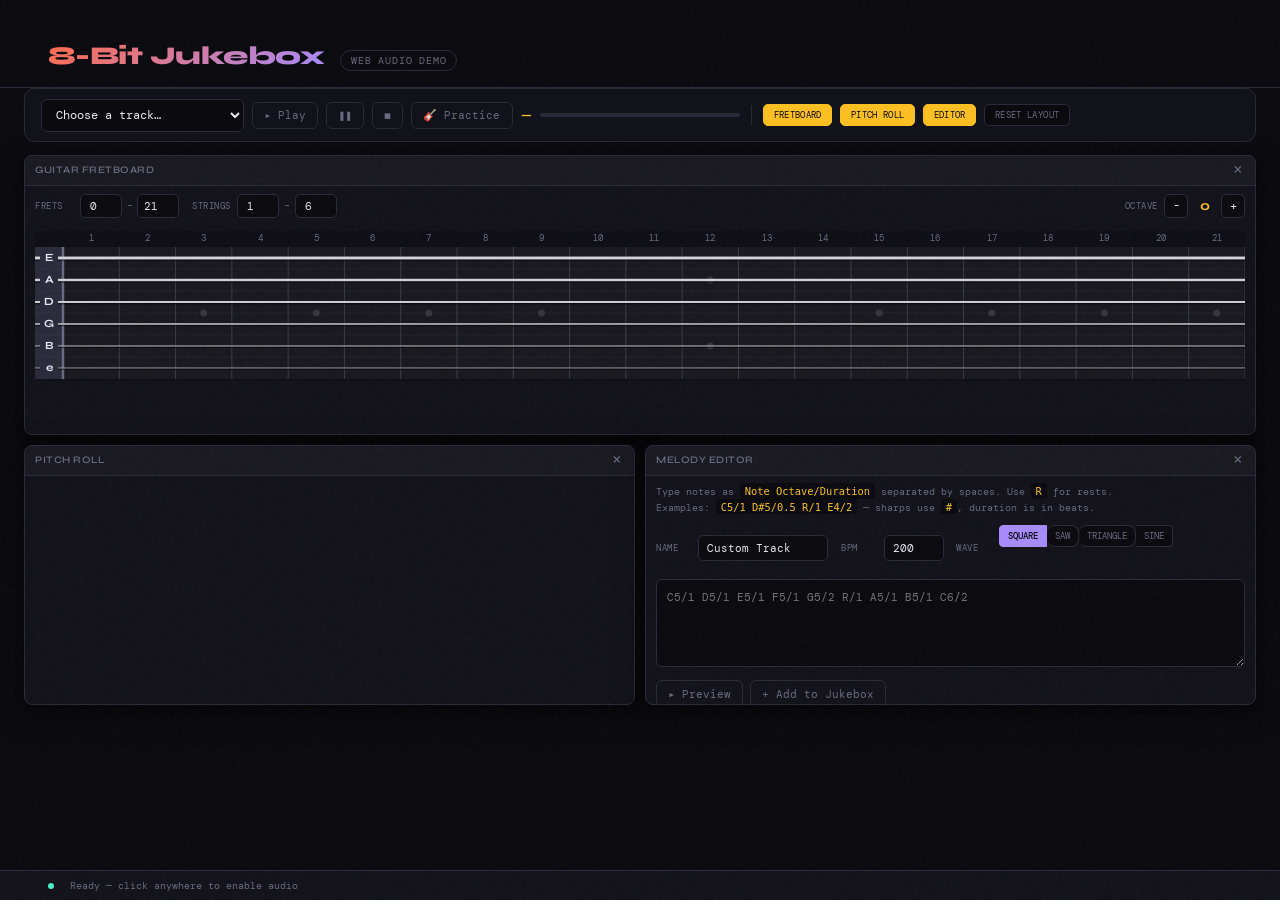
<file: jukebox/index.html>
<!DOCTYPE html>
<html lang="en">
<head>
  <meta charset="UTF-8">
  <meta name="viewport" content="width=device-width, initial-scale=1.0">
  <title>8-Bit Jukebox — Web Audio Demo</title>

  <link href="https://fonts.googleapis.com/css2?family=DM+Mono:wght@300;400;500&family=Syne:wght@400;600;700;800&display=swap" rel="stylesheet">
  <link rel="stylesheet" href="styles.css">
</head>
<body>

  <div class="grain"></div>

  <header>
    <h1>8-Bit Jukebox</h1>
    <span class="tag">Web Audio Demo</span>
  </header>

  <!-- Toolbar — always visible above panels -->
  <div class="jb-toolbar" id="jbToolbar">
    <!-- Track selector -->
    <select class="jb-select" id="trackSelect">
      <option value="-1" disabled selected>Choose a track…</option>
    </select>

    <!-- Transport controls -->
    <button class="jb-btn" id="jbPlay" title="Play selected track">▸ Play</button>
    <button class="jb-btn" id="jbPause" title="Pause / Resume">❚❚</button>
    <button class="jb-btn" id="jbStop" title="Stop">◼</button>
    <button class="jb-btn jb-practice-btn" id="jbPractice" title="Practice mode">🎸 Practice</button>

    <span class="np-title" id="npTitle">—</span>

    <div class="jukebox-progress">
      <div class="jukebox-progress-bar" id="jbProgress"></div>
    </div>

    <!-- Practice HUD (hidden until practice mode) -->
    <div class="practice-hud" id="practiceHud">
      <div class="practice-status" id="practiceStatus"></div>
      <div class="practice-note" id="practiceNote"></div>
      <div class="practice-progress" id="practiceProgress"></div>
    </div>

    <!-- Panel toggles -->
    <div class="toolbar-sep"></div>
    <button class="panel-toggle active" data-panel="fretboard" id="togFretboard">Fretboard</button>
    <button class="panel-toggle active" data-panel="pitchroll" id="togPitchRoll">Pitch Roll</button>
    <button class="panel-toggle active" data-panel="editor"    id="togEditor">Editor</button>
    <button class="panel-toggle" id="resetLayout">Reset Layout</button>
  </div>

  <!-- Spacer — panels float on document.body -->
  <div class="panel-area" id="panelArea"></div>

  <div class="status-bar">
    <div class="status-dot"></div>
    <span id="statusText">Ready — click anywhere to enable audio</span>
  </div>

  <script type="module" src="app.js"></script>

</body>
</html>
</file>
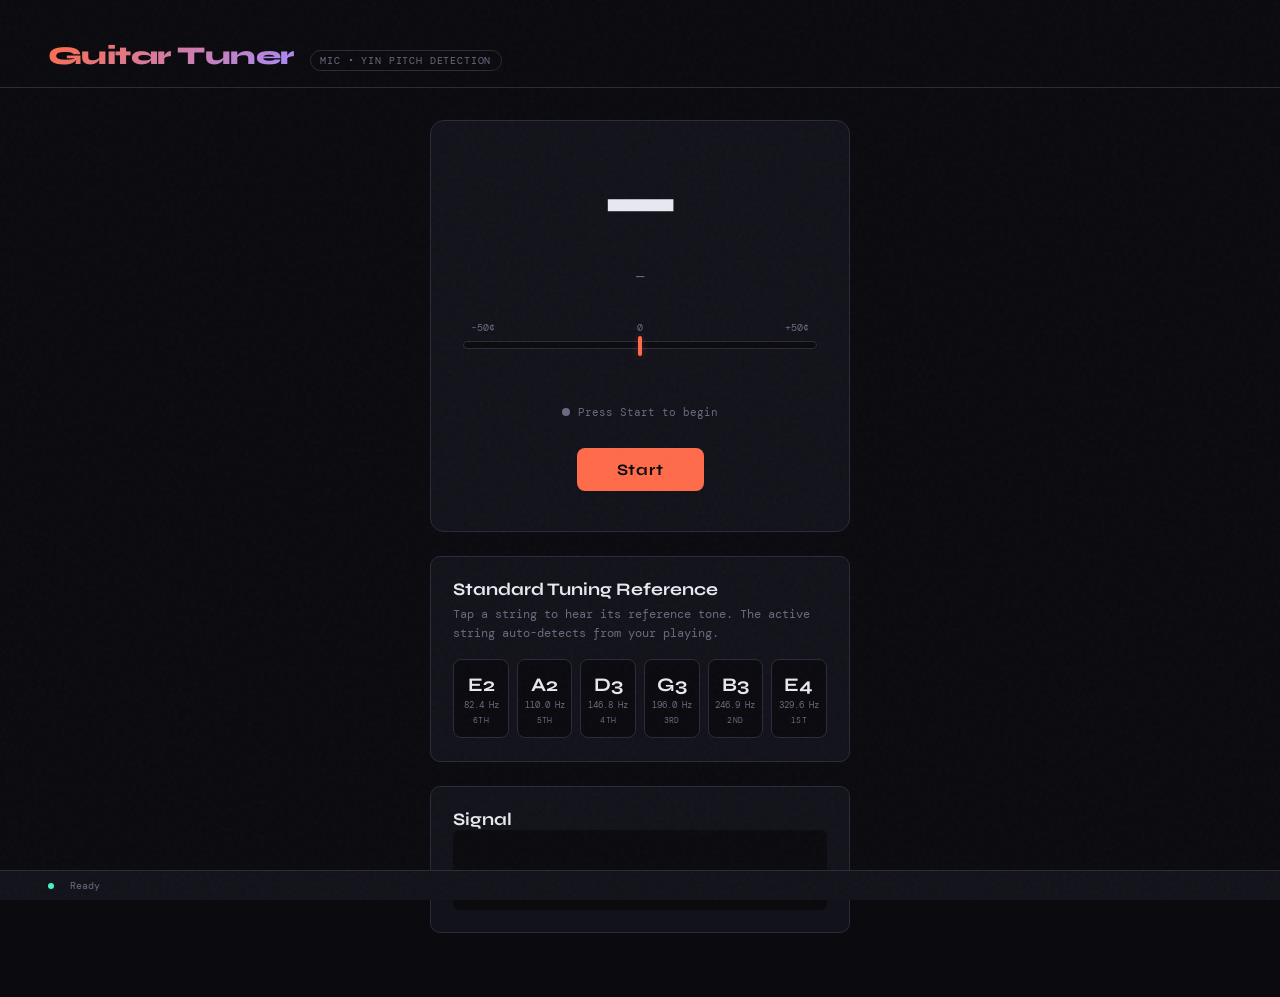
<file: tuner/index.html>
<!DOCTYPE html>
<html lang="en">
<head>
  <meta charset="UTF-8">
  <meta name="viewport" content="width=device-width, initial-scale=1.0">
  <title>Guitar Tuner — Web Audio Demo</title>
  <link href="https://fonts.googleapis.com/css2?family=DM+Mono:wght@300;400;500&family=Syne:wght@400;600;700;800&display=swap" rel="stylesheet">
  <link rel="stylesheet" href="styles.css">
</head>
<body>
  <div class="grain"></div>

  <header>
    <h1>Guitar Tuner</h1>
    <span class="tag">Mic &bull; YIN Pitch Detection</span>
  </header>

  <main>
    <!-- Tuner Display -->
    <div class="tuner-card">
      <div class="tuner-note" id="tunerNote">—</div>
      <div class="tuner-octave" id="tunerOctave"></div>
      <div class="tuner-freq" id="tunerFreq">—</div>

      <div class="tuner-meter">
        <div class="meter-labels">
          <span>-50¢</span>
          <span>0</span>
          <span>+50¢</span>
        </div>
        <div class="meter-track">
          <div class="meter-center"></div>
          <div class="meter-needle" id="tunerNeedle"></div>
        </div>
        <div class="tuner-cents" id="tunerCents"></div>
      </div>

      <div class="tuner-status" id="tunerStatus">
        <span class="status-indicator" id="tunerIndicator"></span>
        <span id="tunerStatusText">Press Start to begin</span>
      </div>

      <button class="tuner-btn" id="tunerToggle">Start</button>
    </div>

    <!-- String Reference -->
    <div class="strings-card">
      <div class="section-title">Standard Tuning Reference</div>
      <div class="section-desc">Tap a string to hear its reference tone. The active string auto-detects from your playing.</div>
      <div class="string-grid" id="stringGrid"></div>
    </div>

    <!-- Signal Visualizer -->
    <div class="viz-card">
      <div class="section-title">Signal</div>
      <canvas id="vizCanvas"></canvas>
    </div>
  </main>

  <div class="status-bar">
    <div class="status-dot"></div>
    <span id="statusText">Ready</span>
  </div>

  <script type="module" src="app.js"></script>
</body>
</html>
</file>
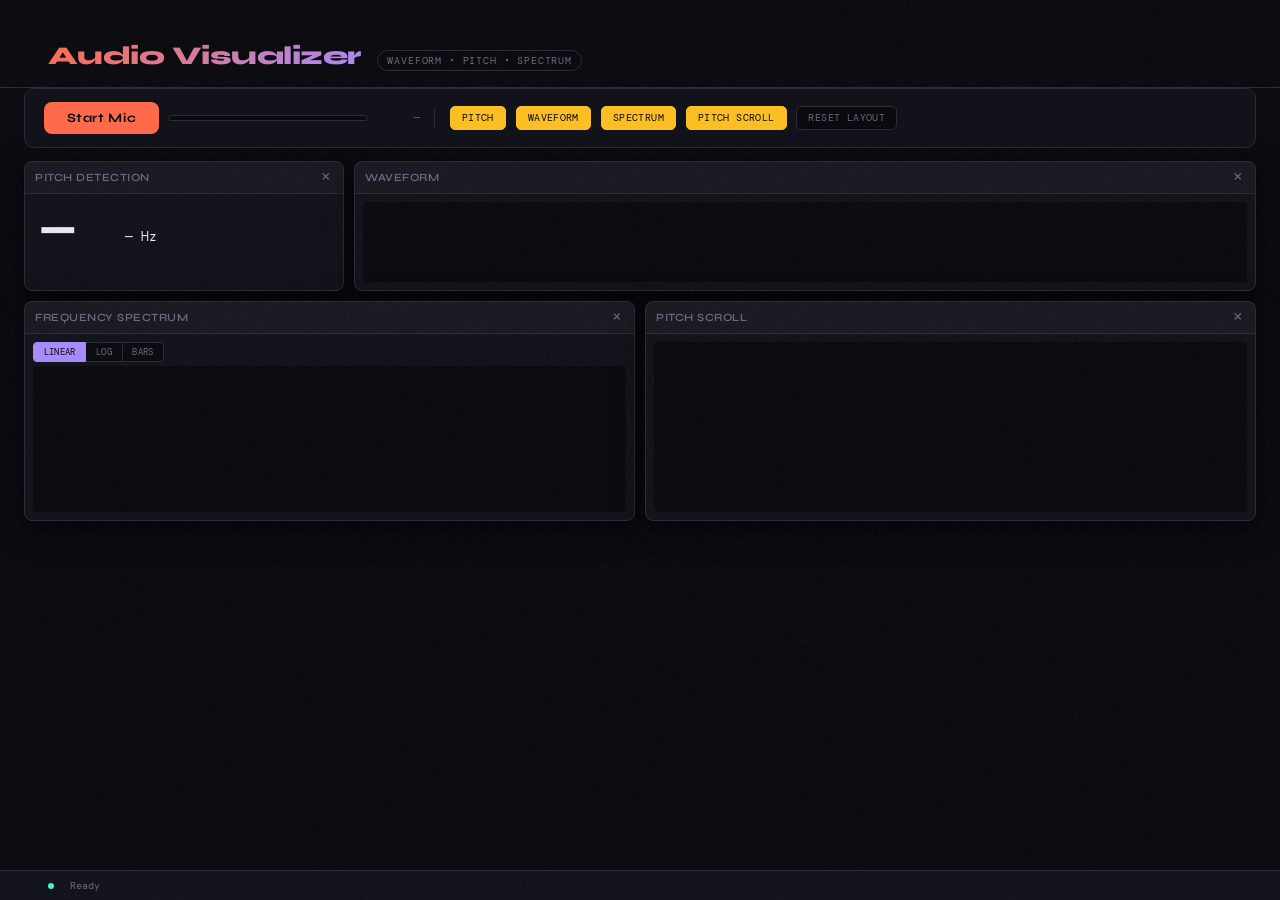
<file: visualizer/index.html>
<!DOCTYPE html>
<html lang="en">
<head>
  <meta charset="UTF-8">
  <meta name="viewport" content="width=device-width, initial-scale=1.0">
  <title>Audio Visualizer — Web Audio Demo</title>
  <link href="https://fonts.googleapis.com/css2?family=DM+Mono:wght@300;400;500&family=Syne:wght@400;600;700;800&display=swap" rel="stylesheet">
  <link rel="stylesheet" href="styles.css">
</head>
<body>

  <div class="grain"></div>

  <header>
    <h1>Audio Visualizer</h1>
    <span class="tag">Waveform &bull; Pitch &bull; Spectrum</span>
  </header>

  <!-- Toolbar — always visible -->
  <div class="viz-toolbar" id="vizToolbar">
    <button class="viz-btn" id="vizToggle">Start Mic</button>
    <div class="level-meter">
      <div class="level-bar" id="levelBar"></div>
    </div>
    <span class="level-label" id="levelLabel">—</span>
    <div class="toolbar-sep"></div>
    <button class="panel-toggle active" data-panel="pitch"    id="togPitch">Pitch</button>
    <button class="panel-toggle active" data-panel="waveform" id="togWave">Waveform</button>
    <button class="panel-toggle active" data-panel="spectrum" id="togSpec">Spectrum</button>
    <button class="panel-toggle active" data-panel="scroll"   id="togScroll">Pitch Scroll</button>
    <button class="panel-toggle" id="resetLayout">Reset Layout</button>
  </div>

  <!-- Panels mount into this area -->
  <div class="panel-area" id="panelArea"></div>

  <div class="status-bar">
    <div class="status-dot"></div>
    <span id="statusText">Ready</span>
  </div>

  <script type="module" src="app.js"></script>
</body>
</html>
</file>
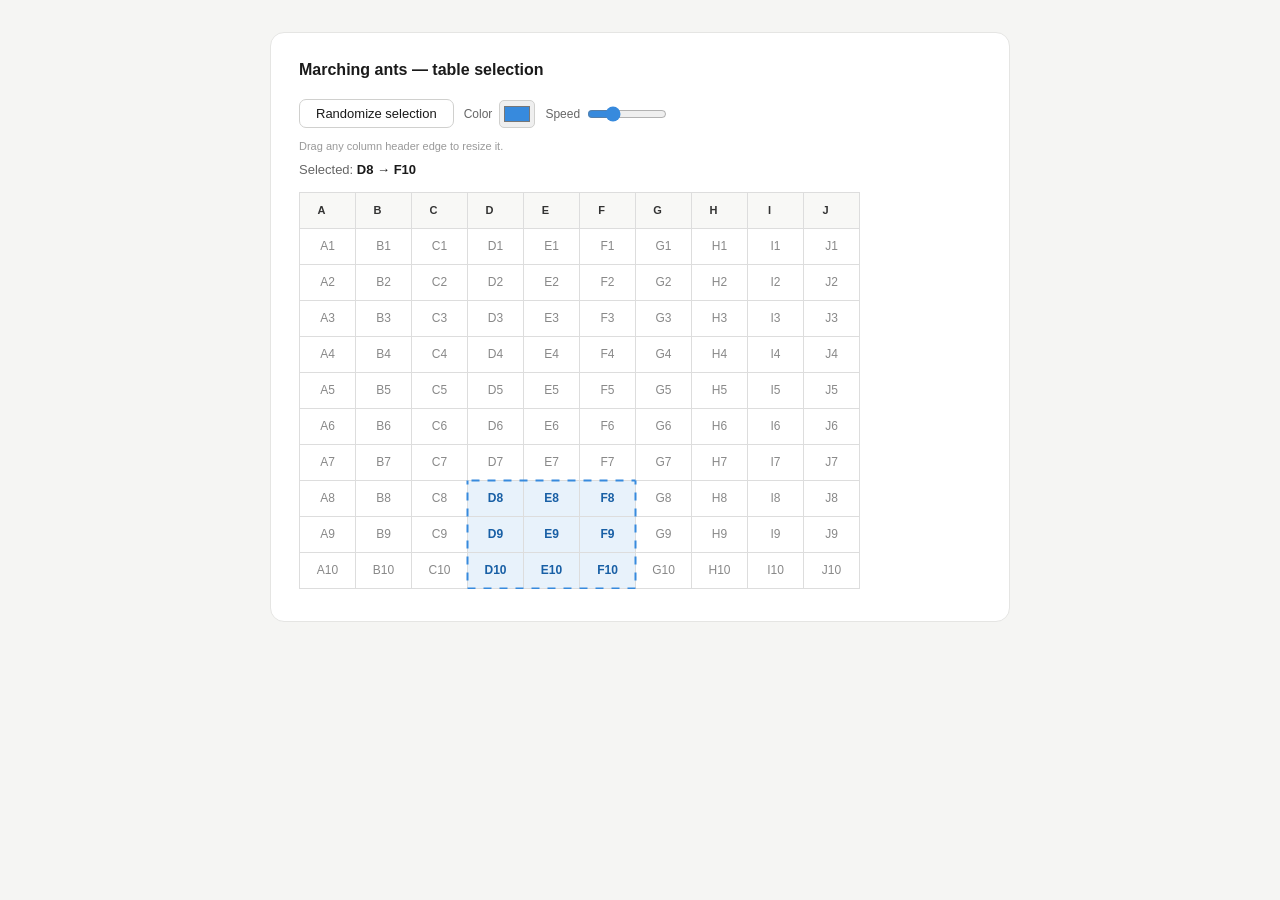
<file: marching_ants/marching-ants-table.html>
<!DOCTYPE html>
<html lang="en">
<head>
<meta charset="UTF-8">
<meta name="viewport" content="width=device-width, initial-scale=1.0">
<title>Marching Ants Table</title>
<link rel="stylesheet" href="marching-ants-table.css">
</head>
<body>
<div class="card">
  <h1>Marching ants — table selection</h1>

  <div class="controls">
    <button onclick="randomize()">Randomize selection</button>
    <div class="ctrl-group">
      <label>Color</label>
      <input type="color" id="c-color" value="#378ADD">
    </div>
    <div class="ctrl-group">
      <label>Speed</label>
      <input type="range" id="c-speed" min="10" max="120" step="5" value="40">
    </div>
  </div>

  <p class="hint">Drag any column header edge to resize it.</p>
  <p class="info" id="info-text"></p>

  <div class="tbl-container" id="container">
    <table id="tbl"></table>
    <canvas id="cvs"></canvas>
  </div>
</div>

<script src="marching-ants-table.js"></script>
</body>
</html>
</file>
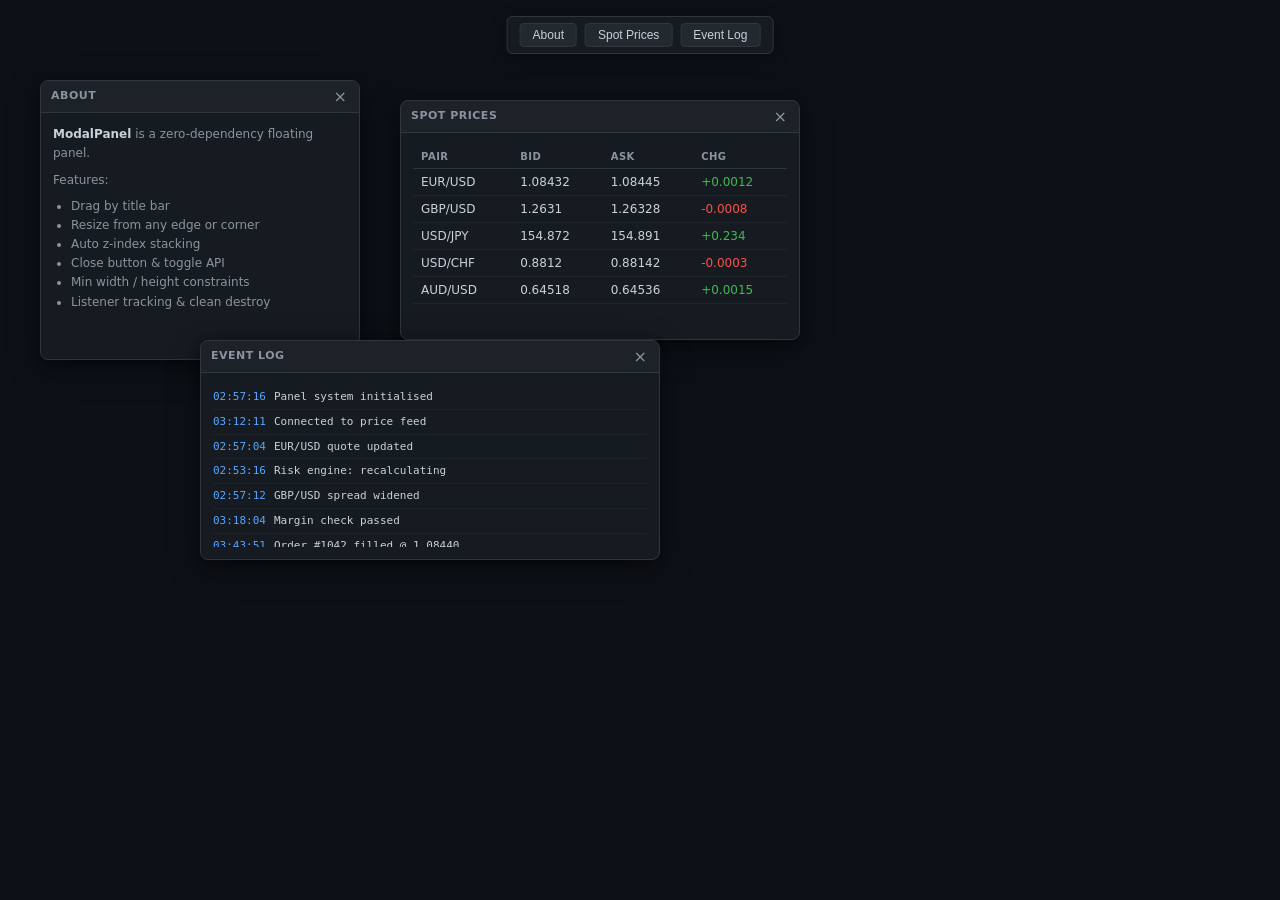
<file: modal_panel/demo.html>
<!DOCTYPE html>
<html lang="en">
<head>
<meta charset="utf-8">
<title>ModalPanel Demo</title>
<style>
  /* ── Reset ─────────────────────────────────────────────────────────── */
  *, *::before, *::after { box-sizing:border-box; margin:0; padding:0; }

  /* ── Theme ─────────────────────────────────────────────────────────── */
  :root {
    --bg:      #0d1117;
    --surface: #161b22;
    --border:  #30363d;
    --text:    #c9d1d9;
    --muted:   #8b949e;
    --accent:  #58a6ff;
    --green:   #3fb950;
    --red:     #f85149;
    --yellow:  #d29922;
    --title-h: 32px;
    --handle:  6px;
  }

  html, body { height:100%; }
  body {
    font: 13px/1.5 'Segoe UI', system-ui, -apple-system, sans-serif;
    background: var(--bg);
    color: var(--text);
    overflow: hidden;
  }

  /* ── ModalPanel component styles ───────────────────────────────────── */
  .mp-panel {
    position: absolute;
    display: flex;
    flex-direction: column;
    background: var(--surface);
    border: 1px solid var(--border);
    border-radius: 8px;
    box-shadow: 0 8px 32px rgba(0,0,0,.45), 0 2px 8px rgba(0,0,0,.3);
    overflow: hidden;
    transition: box-shadow .15s;
  }

  .mp-title-bar {
    display: flex;
    align-items: center;
    height: var(--title-h);
    padding: 0 10px;
    background: rgba(255,255,255,.03);
    border-bottom: 1px solid var(--border);
    cursor: grab;
    user-select: none;
    flex-shrink: 0;
  }
  .mp-title-bar:active { cursor: grabbing; }

  .mp-title-label {
    flex: 1;
    font-size: 11px;
    font-weight: 600;
    letter-spacing: .5px;
    text-transform: uppercase;
    color: var(--muted);
    overflow: hidden;
    text-overflow: ellipsis;
    white-space: nowrap;
  }

  .mp-close {
    cursor: pointer;
    font-size: 16px;
    line-height: 1;
    color: var(--muted);
    padding: 0 2px;
    transition: color .12s;
  }
  .mp-close:hover { color: var(--red); }

  .mp-body {
    flex: 1;
    overflow: auto;
    padding: 12px;
  }

  /* ── Resize handles ────────────────────────────────────────────────── */
  .mp-handle { position: absolute; }

  .mp-handle-n  { top:0;    left:var(--handle); right:var(--handle); height:var(--handle); }
  .mp-handle-s  { bottom:0; left:var(--handle); right:var(--handle); height:var(--handle); }
  .mp-handle-e  { right:0;  top:var(--handle);  bottom:var(--handle); width:var(--handle); }
  .mp-handle-w  { left:0;   top:var(--handle);  bottom:var(--handle); width:var(--handle); }
  .mp-handle-ne { top:0;    right:0;  width:var(--handle); height:var(--handle); }
  .mp-handle-nw { top:0;    left:0;   width:var(--handle); height:var(--handle); }
  .mp-handle-se { bottom:0; right:0;  width:var(--handle); height:var(--handle); }
  .mp-handle-sw { bottom:0; left:0;   width:var(--handle); height:var(--handle); }

  /* ── Body-level drag/resize cursors ────────────────────────────────── */
  body.mp-dragging  { cursor: grabbing !important; user-select: none; }
  body.mp-resizing  { user-select: none; }

  /* ── Toolbar ───────────────────────────────────────────────────────── */
  .toolbar {
    position: fixed;
    top: 16px;
    left: 50%;
    transform: translateX(-50%);
    display: flex;
    gap: 8px;
    z-index: 10000;
    background: var(--surface);
    border: 1px solid var(--border);
    border-radius: 6px;
    padding: 6px 12px;
    box-shadow: 0 4px 16px rgba(0,0,0,.4);
  }
  .toolbar button {
    background: rgba(255,255,255,.06);
    border: 1px solid var(--border);
    border-radius: 4px;
    color: var(--text);
    padding: 4px 12px;
    font-size: 12px;
    cursor: pointer;
    transition: background .12s, border-color .12s;
  }
  .toolbar button:hover {
    background: rgba(255,255,255,.1);
    border-color: var(--accent);
  }

  /* ── Demo content ──────────────────────────────────────────────────── */
  .demo-note {
    color: var(--muted);
    font-size: 12px;
    line-height: 1.6;
  }
  .demo-note strong { color: var(--text); }

  table.demo-table {
    width: 100%;
    border-collapse: collapse;
    font-size: 12px;
    font-variant-numeric: tabular-nums;
  }
  table.demo-table th {
    text-align: left;
    font-size: 10px;
    font-weight: 600;
    letter-spacing: .5px;
    text-transform: uppercase;
    color: var(--muted);
    padding: 4px 8px;
    border-bottom: 1px solid var(--border);
    position: sticky;
    top: 0;
    background: var(--surface);
  }
  table.demo-table td {
    padding: 4px 8px;
    border-bottom: 1px solid rgba(48,54,61,.4);
  }
  .pos { color: var(--green); }
  .neg { color: var(--red); }

  .demo-log {
    font-family: 'Cascadia Code', 'Fira Code', monospace;
    font-size: 11px;
    line-height: 1.8;
    color: var(--muted);
    max-height: 100%;
    overflow-y: auto;
  }
  .demo-log .entry { border-bottom: 1px solid rgba(48,54,61,.3); padding: 2px 0; }
  .demo-log .time  { color: var(--accent); margin-right: 8px; }
  .demo-log .msg   { color: var(--text); }
</style>
</head>
<body>

<!-- Toolbar for toggling panels -->
<div class="toolbar" id="toolbar"></div>

<script type="module">
import ModalPanel from './ModalPanel.js';

// ── Helper: build content elements ────────────────────────────────────

function makeNotes() {
  const el = document.createElement('div');
  el.className = 'demo-note';
  el.innerHTML = `
    <p><strong>ModalPanel</strong> is a zero-dependency floating panel.</p>
    <p style="margin-top:8px">Features:</p>
    <ul style="margin:6px 0 0 18px">
      <li>Drag by title bar</li>
      <li>Resize from any edge or corner</li>
      <li>Auto z-index stacking</li>
      <li>Close button &amp; toggle API</li>
      <li>Min width / height constraints</li>
      <li>Listener tracking &amp; clean destroy</li>
    </ul>
  `;
  return el;
}

function makeTable() {
  const pairs = [
    ['EUR/USD', 1.08432, 1.08445, +0.0012],
    ['GBP/USD', 1.26310, 1.26328, -0.0008],
    ['USD/JPY', 154.872, 154.891, +0.234],
    ['USD/CHF', 0.88120, 0.88142, -0.0003],
    ['AUD/USD', 0.64518, 0.64536, +0.0015],
  ];
  const table = document.createElement('table');
  table.className = 'demo-table';
  table.innerHTML = `<thead><tr><th>Pair</th><th>Bid</th><th>Ask</th><th>Chg</th></tr></thead>`;
  const tbody = document.createElement('tbody');
  for (const [pair, bid, ask, chg] of pairs) {
    const cls = chg >= 0 ? 'pos' : 'neg';
    const sign = chg >= 0 ? '+' : '';
    tbody.innerHTML += `<tr><td>${pair}</td><td>${bid}</td><td>${ask}</td><td class="${cls}">${sign}${chg}</td></tr>`;
  }
  table.appendChild(tbody);
  return table;
}

function makeLog() {
  const el = document.createElement('div');
  el.className = 'demo-log';
  const messages = [
    'Panel system initialised',
    'Connected to price feed',
    'EUR/USD quote updated',
    'Risk engine: recalculating',
    'GBP/USD spread widened',
    'Margin check passed',
    'Order #1042 filled @ 1.08440',
    'P&L snapshot saved',
  ];
  const now = new Date();
  for (const msg of messages) {
    const t = new Date(now - Math.random() * 3600000);
    const ts = t.toLocaleTimeString('en-GB', { hour12: false });
    el.innerHTML += `<div class="entry"><span class="time">${ts}</span><span class="msg">${msg}</span></div>`;
  }
  return el;
}

// ── Create panels ─────────────────────────────────────────────────────

const panels = [];

panels.push(new ModalPanel({
  container: document.body,
  title:     'About',
  content:   makeNotes(),
  x: 40, y: 80,
  width: 320, height: 280,
}));

panels.push(new ModalPanel({
  container: document.body,
  title:     'Spot Prices',
  content:   makeTable(),
  x: 400, y: 100,
  width: 400, height: 240,
  minWidth: 260,
}));

panels.push(new ModalPanel({
  container: document.body,
  title:     'Event Log',
  content:   makeLog(),
  x: 200, y: 340,
  width: 460, height: 220,
  minWidth: 240,
}));

// ── Toolbar buttons ───────────────────────────────────────────────────

const toolbar = document.getElementById('toolbar');
const titles  = ['About', 'Spot Prices', 'Event Log'];

for (let i = 0; i < panels.length; i++) {
  const btn = document.createElement('button');
  btn.textContent = titles[i];
  btn.addEventListener('click', () => panels[i].toggle());
  toolbar.appendChild(btn);
}
</script>
</body>
</html>
</file>
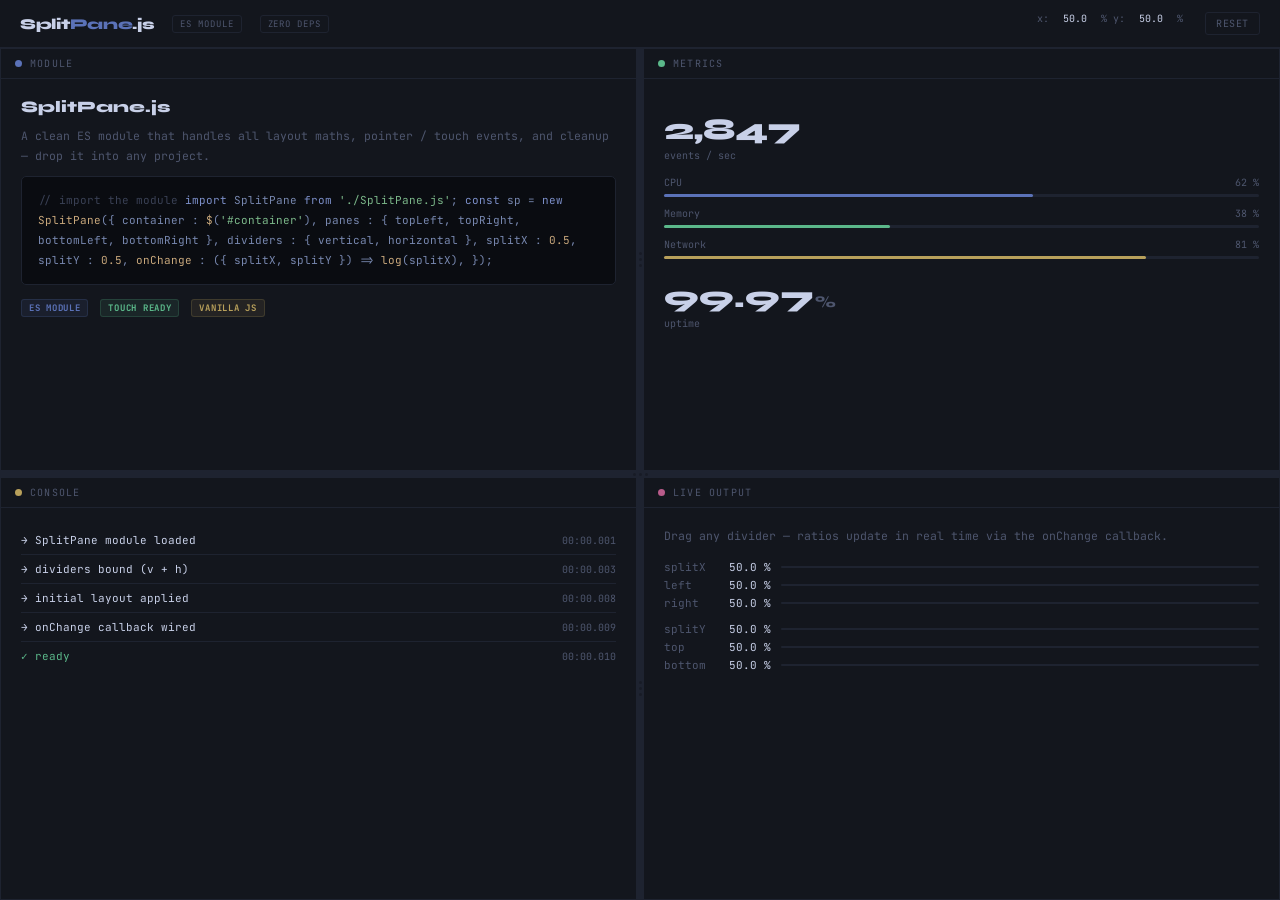
<file: split_pane/split-pane-demo.html>
<!DOCTYPE html>
<html lang="en">
<head>
<meta charset="UTF-8">
<meta name="viewport" content="width=device-width, initial-scale=1.0">
<title>SplitPane.js — Demo</title>
<style>
  @import url('https://fonts.googleapis.com/css2?family=JetBrains+Mono:wght@300;400;600&family=Syne:wght@400;700;800&display=swap');

  *, *::before, *::after { box-sizing: border-box; margin: 0; padding: 0; }

  :root {
    --bg:       #0d0f14;
    --surface:  #13161d;
    --border:   #1e2330;
    --text:     #c8d0e8;
    --muted:    #4e566e;
    --accent:   #5b72b8;
    --a: #5b72b8; --b: #5bb88a; --c: #b8a05b; --d: #b85b8a;
    --div-size: 6px;
  }

  html, body { width:100%; height:100%; overflow:hidden; background:var(--bg); color:var(--text); font-family:'JetBrains Mono',monospace; }

  /* ── Global dragging state (set by SplitPane.js) ── */
  body.sp-dragging { user-select:none; cursor:col-resize; }

  /* ── Shell ── */
  #shell { display:flex; flex-direction:column; height:100vh; }

  /* ── Header ── */
  #header {
    flex:0 0 auto;
    height:48px;
    background:var(--surface);
    border-bottom:1px solid var(--border);
    display:flex; align-items:center; gap:18px; padding:0 20px;
  }
  #header .logo { font-family:'Syne',sans-serif; font-weight:800; font-size:15px; letter-spacing:-.02em; }
  #header .logo em { font-style:normal; color:var(--accent); }
  #header .badge {
    font-size:9px; letter-spacing:.1em; text-transform:uppercase;
    color:var(--muted); border:1px solid var(--border); border-radius:3px; padding:2px 7px;
  }
  #header .coords {
    margin-left:auto; font-size:10px; color:var(--muted);
    display:flex; gap:14px;
  }
  #header .coords span { color:var(--text); }
  #reset-btn {
    margin-left:8px; background:none; border:1px solid var(--border);
    color:var(--muted); font-family:inherit; font-size:10px; letter-spacing:.06em;
    padding:4px 10px; border-radius:3px; cursor:pointer; text-transform:uppercase;
    transition:border-color .15s, color .15s;
  }
  #reset-btn:hover { border-color:var(--accent); color:var(--accent); }

  /* ── Container (the split pane root) ── */
  #container { flex:1 1 0; display:flex; flex-direction:column; overflow:hidden; }

  /* rows */
  .sp-row { display:flex; overflow:hidden; flex-shrink:0; }

  /* panes */
  .pane {
    overflow:auto; display:flex; flex-direction:column; position:relative;
    background:var(--surface); min-width:0; min-height:0;
    border:1px solid var(--border);
  }
  .pane-head {
    flex:0 0 auto; padding:8px 14px;
    border-bottom:1px solid var(--border);
    display:flex; align-items:center; gap:8px;
    font-size:10px; letter-spacing:.12em; text-transform:uppercase; color:var(--muted);
  }
  .pip { width:7px; height:7px; border-radius:50%; }
  #pane-tl .pip { background:var(--a); }
  #pane-tr .pip { background:var(--b); }
  #pane-bl .pip { background:var(--c); }
  #pane-br .pip { background:var(--d); }
  .pane-body { flex:1; padding:18px 20px; overflow:auto; }

  /* ── Dividers ── */
  .sp-div {
    flex:0 0 var(--div-size);
    background:var(--border);
    position:relative; z-index:5;
    display:flex; align-items:center; justify-content:center;
    transition:background .15s;
  }
  .sp-div-v { width:var(--div-size); cursor:col-resize; }
  .sp-div-h { height:var(--div-size); cursor:row-resize; width:100%; }
  .sp-div:hover, .sp-div.sp-active { background:var(--accent); }

  /* handle dots */
  .sp-div-v .grip { display:flex; flex-direction:column; gap:3px; pointer-events:none; opacity:.35; transition:opacity .15s; }
  .sp-div-h .grip { display:flex; flex-direction:row;    gap:3px; pointer-events:none; opacity:.35; transition:opacity .15s; }
  .sp-div:hover .grip, .sp-div.sp-active .grip { opacity:.9; }
  .grip-dot { width:3px; height:3px; border-radius:50%; background:var(--bg); }

  /* ── Pane content typography ── */
  h2 { font-family:'Syne',sans-serif; font-size:16px; font-weight:800; margin-bottom:10px; }
  p  { font-size:11.5px; line-height:1.75; color:var(--muted); margin-bottom:10px; }
  code, pre { font-family:'JetBrains Mono',monospace; }

  .code-card {
    background:#0a0c11; border:1px solid var(--border); border-radius:5px;
    padding:14px 16px; font-size:11px; line-height:1.8; margin:10px 0;
    overflow:auto; color:#7888b0;
  }
  .kw  { color:#7c8fc9; } .fn  { color:#c9a87c; }
  .str { color:#7cb88a; } .cm  { color:#3a4155; }

  .metric { margin:14px 0; }
  .metric-val { font-family:'Syne',sans-serif; font-size:30px; font-weight:800; color:var(--text); }
  .metric-sub { font-size:10px; color:var(--muted); margin-top:2px; }

  .bar { margin:10px 0; }
  .bar-lbl { font-size:10px; color:var(--muted); margin-bottom:5px; display:flex; justify-content:space-between; }
  .bar-track { height:3px; background:var(--border); border-radius:2px; }
  .bar-fill  { height:100%; border-radius:2px; }

  .log-line {
    display:flex; justify-content:space-between; align-items:center;
    padding:7px 0; border-bottom:1px solid var(--border); font-size:11px;
  }
  .log-line:last-child { border-bottom:none; }
  .log-time { color:var(--muted); font-size:10px; }

  .tag {
    display:inline-block; font-size:9px; font-weight:700; letter-spacing:.08em;
    text-transform:uppercase; padding:2px 7px; border-radius:3px; margin:2px 2px 2px 0;
  }
  .tag-a { background:#5b72b81a; color:var(--a); border:1px solid #5b72b830; }
  .tag-b { background:#5bb88a1a; color:var(--b); border:1px solid #5bb88a30; }
  .tag-c { background:#b8a05b1a; color:var(--c); border:1px solid #b8a05b30; }

  /* pane-br live output */
  .out-line { display:flex; gap:10px; margin:4px 0; font-size:11px; }
  .out-key  { color:var(--muted); width:55px; flex-shrink:0; }
  .out-val  { color:var(--text); }
  .out-bar  { flex:1; display:flex; align-items:center; }
  .out-track { flex:1; height:2px; background:var(--border); border-radius:1px; }
  .out-fill  { height:100%; border-radius:1px; background:var(--accent); transition:width .05s; }
</style>
</head>
<body>
<div id="shell">

  <!-- Header -->
  <div id="header">
    <div class="logo">Split<em>Pane</em>.js</div>
    <div class="badge">ES Module</div>
    <div class="badge">Zero Deps</div>
    <div class="coords">
      x: <span id="out-x">50.0</span>%
      y: <span id="out-y">50.0</span>%
      <button id="reset-btn">reset</button>
    </div>
  </div>

  <!-- Root container handed to SplitPane -->
  <div id="container">

    <!-- Top row -->
    <div class="sp-row" id="row-top">
      <div class="pane" id="pane-tl">
        <div class="pane-head"><span class="pip"></span>Module</div>
        <div class="pane-body">
          <h2>SplitPane.js</h2>
          <p>A clean ES module that handles all layout maths, pointer / touch events, and cleanup — drop it into any project.</p>
          <div class="code-card"><span class="cm">// import the module</span>
<span class="kw">import</span> SplitPane <span class="kw">from</span> <span class="str">'./SplitPane.js'</span>;

<span class="kw">const</span> sp = <span class="kw">new</span> <span class="fn">SplitPane</span>({
  container : <span class="fn">$</span>(<span class="str">'#container'</span>),
  panes     : { topLeft, topRight,
                bottomLeft, bottomRight },
  dividers  : { vertical, horizontal },
  splitX    : <span class="fn">0.5</span>,
  splitY    : <span class="fn">0.5</span>,
  <span class="fn">onChange</span>  : ({ splitX, splitY }) => <span class="fn">log</span>(splitX),
});</div>
          <div class="tag tag-a">ES Module</div>
          <div class="tag tag-b">Touch Ready</div>
          <div class="tag tag-c">Vanilla JS</div>
        </div>
      </div>

      <div class="sp-div sp-div-v" id="div-v">
        <div class="grip"><div class="grip-dot"></div><div class="grip-dot"></div><div class="grip-dot"></div></div>
      </div>

      <div class="pane" id="pane-tr">
        <div class="pane-head"><span class="pip"></span>Metrics</div>
        <div class="pane-body">
          <div class="metric">
            <div class="metric-val">2,847</div>
            <div class="metric-sub">events / sec</div>
          </div>
          <div class="bar">
            <div class="bar-lbl"><span>CPU</span><span>62 %</span></div>
            <div class="bar-track"><div class="bar-fill" style="width:62%;background:var(--a)"></div></div>
          </div>
          <div class="bar">
            <div class="bar-lbl"><span>Memory</span><span>38 %</span></div>
            <div class="bar-track"><div class="bar-fill" style="width:38%;background:var(--b)"></div></div>
          </div>
          <div class="bar">
            <div class="bar-lbl"><span>Network</span><span>81 %</span></div>
            <div class="bar-track"><div class="bar-fill" style="width:81%;background:var(--c)"></div></div>
          </div>
          <div class="metric" style="margin-top:20px">
            <div class="metric-val">99.97<span style="font-size:16px;color:var(--muted)">%</span></div>
            <div class="metric-sub">uptime</div>
          </div>
        </div>
      </div>
    </div>

    <!-- Horizontal divider -->
    <div class="sp-div sp-div-h" id="div-h">
      <div class="grip"><div class="grip-dot"></div><div class="grip-dot"></div><div class="grip-dot"></div></div>
    </div>

    <!-- Bottom row -->
    <div class="sp-row" id="row-bot">
      <div class="pane" id="pane-bl">
        <div class="pane-head"><span class="pip"></span>Console</div>
        <div class="pane-body">
          <div class="log-line"><span>→ SplitPane module loaded</span>     <span class="log-time">00:00.001</span></div>
          <div class="log-line"><span>→ dividers bound (v + h)</span>       <span class="log-time">00:00.003</span></div>
          <div class="log-line"><span>→ initial layout applied</span>        <span class="log-time">00:00.008</span></div>
          <div class="log-line"><span>→ onChange callback wired</span>       <span class="log-time">00:00.009</span></div>
          <div class="log-line" style="color:var(--b)"><span>✓ ready</span> <span class="log-time">00:00.010</span></div>
        </div>
      </div>

      <div class="sp-div sp-div-v" id="div-v2">
        <div class="grip"><div class="grip-dot"></div><div class="grip-dot"></div><div class="grip-dot"></div></div>
      </div>

      <div class="pane" id="pane-br">
        <div class="pane-head"><span class="pip"></span>Live Output</div>
        <div class="pane-body">
          <p style="margin-bottom:14px">Drag any divider — ratios update in real time via the <code>onChange</code> callback.</p>
          <div class="out-line">
            <span class="out-key">splitX</span>
            <span class="out-val" id="lx">50.0 %</span>
            <span class="out-bar"><span class="out-track"><span class="out-fill" id="bx" style="width:50%"></span></span></span>
          </div>
          <div class="out-line">
            <span class="out-key">left</span>
            <span class="out-val" id="ll">50.0 %</span>
            <span class="out-bar"><span class="out-track"><span class="out-fill" id="bl2" style="width:50%;background:var(--a)"></span></span></span>
          </div>
          <div class="out-line">
            <span class="out-key">right</span>
            <span class="out-val" id="lr">50.0 %</span>
            <span class="out-bar"><span class="out-track"><span class="out-fill" id="br2" style="width:50%;background:var(--b)"></span></span></span>
          </div>
          <div class="out-line" style="margin-top:12px">
            <span class="out-key">splitY</span>
            <span class="out-val" id="ly">50.0 %</span>
            <span class="out-bar"><span class="out-track"><span class="out-fill" id="by" style="width:50%;background:var(--c)"></span></span></span>
          </div>
          <div class="out-line">
            <span class="out-key">top</span>
            <span class="out-val" id="lt">50.0 %</span>
            <span class="out-bar"><span class="out-track"><span class="out-fill" id="bt" style="width:50%;background:var(--c)"></span></span></span>
          </div>
          <div class="out-line">
            <span class="out-key">bottom</span>
            <span class="out-val" id="lb">50.0 %</span>
            <span class="out-bar"><span class="out-track"><span class="out-fill" id="bb" style="width:50%;background:var(--d)"></span></span></span>
          </div>
        </div>
      </div>
    </div>

  </div><!-- /#container -->
</div><!-- /#shell -->

<script type="module">
  import SplitPane from './SplitPane.js';

  const $ = id => document.getElementById(id);

  // ── Instantiate ────────────────────────────────────────────────────────────
  const sp = new SplitPane({
    container : $('container'),
    panes: {
      topLeft     : $('pane-tl'),
      topRight    : $('pane-tr'),
      bottomLeft  : $('pane-bl'),
      bottomRight : $('pane-br'),
    },
    dividers: {
      vertical   : $('div-v'),
      horizontal : $('div-h'),
      vertical2  : $('div-v2'),
    },
    splitX   : 0.5,
    splitY   : 0.5,
    minPx    : 70,
    onChange : ({ splitX, splitY }) => updateUI(splitX, splitY),
  });

  // ── Live UI update via onChange callback ───────────────────────────────────
  function pct(n)  { return (n * 100).toFixed(1) + ' %'; }
  function bar(id, w) { $(id).style.width = (w * 100).toFixed(1) + '%'; }

  function updateUI(splitX, splitY) {
    $('out-x').textContent = (splitX * 100).toFixed(1);
    $('out-y').textContent = (splitY * 100).toFixed(1);

    $('lx').textContent = pct(splitX);   bar('bx',  splitX);
    $('ll').textContent = pct(splitX);   bar('bl2', splitX);
    $('lr').textContent = pct(1-splitX); bar('br2', 1-splitX);

    $('ly').textContent = pct(splitY);   bar('by',  splitY);
    $('lt').textContent = pct(splitY);   bar('bt',  splitY);
    $('lb').textContent = pct(1-splitY); bar('bb',  1-splitY);
  }

  // seed initial display
  updateUI(0.5, 0.5);

  // ── Reset button — demonstrates programmatic API ───────────────────────────
  $('reset-btn').addEventListener('click', () => {
    sp.setSplit(0.5, 0.5);
    updateUI(0.5, 0.5);
  });
</script>
</body>
</html>
</file>
<file: jukebox/styles.css>
@import '../shared/audio/styles.css';
@import '../shared/audio/fretboard.css';

/* ─── 8-Bit Jukebox — styles.css ─── */

/* ─── Toolbar ─── */
.jb-toolbar {
  display: flex;
  align-items: center;
  gap: 0.5rem;
  padding: 0.6rem 1rem;
  background: var(--surface);
  border: 1px solid var(--border);
  border-radius: 10px;
  margin: 0 1.5rem 0.8rem;
  flex-wrap: wrap;
  position: relative;
  z-index: 10000;
}

.toolbar-sep {
  width: 1px;
  height: 20px;
  background: var(--border);
  margin: 0 0.2rem;
}

/* ─── Track Dropdown ─── */
.jb-select {
  font-family: 'DM Mono', monospace;
  font-size: 0.75rem;
  padding: 0.4rem 0.6rem;
  background: var(--bg);
  color: var(--text);
  border: 1px solid var(--border);
  border-radius: 6px;
  outline: none;
  cursor: pointer;
  min-width: 180px;
  max-width: 260px;
  transition: border-color 0.2s;
}
.jb-select:focus { border-color: var(--accent-4); }
.jb-select option {
  background: var(--bg);
  color: var(--text);
}

/* ─── Now Playing Title ─── */
.np-title {
  font-family: 'Syne', sans-serif;
  font-weight: 700;
  font-size: 0.8rem;
  color: var(--accent-4);
  white-space: nowrap;
  overflow: hidden;
  text-overflow: ellipsis;
  max-width: 200px;
}

/* ─── Transport Buttons ─── */
.jb-btn {
  background: var(--surface);
  border: 1px solid var(--border);
  color: var(--text-dim);
  font-family: 'DM Mono', monospace;
  font-size: 0.7rem;
  padding: 0.35rem 0.7rem;
  border-radius: 6px;
  cursor: pointer;
  transition: all 0.2s;
  white-space: nowrap;
}
.jb-btn:hover { border-color: var(--accent-1); color: var(--accent-1); }

.jb-practice-btn.active {
  background: var(--accent-2);
  color: var(--bg);
  border-color: var(--accent-2);
  font-weight: 500;
}
.jb-practice-btn.active:hover {
  border-color: var(--accent-2);
  color: var(--bg);
  filter: brightness(1.1);
}

/* ─── Progress Bar (inline in toolbar) ─── */
.jukebox-progress {
  flex: 1;
  min-width: 60px;
  max-width: 200px;
  height: 4px;
  background: var(--border);
  border-radius: 2px;
  overflow: hidden;
}
.jukebox-progress-bar {
  height: 100%;
  width: 0%;
  background: linear-gradient(90deg, var(--accent-4), var(--accent-1));
  border-radius: 2px;
  transition: width 0.3s linear;
}

/* ─── Practice HUD (in toolbar) ─── */
.practice-hud {
  display: none;
  align-items: center;
  gap: 0.5rem;
  padding: 0.2rem 0.6rem;
  background: var(--bg);
  border: 1px solid var(--border);
  border-radius: 6px;
  width: 100%;
  margin-top: 0.2rem;
}
.practice-hud.visible {
  display: flex;
}

.practice-status {
  font-family: 'DM Mono', monospace;
  font-size: 0.6rem;
  color: var(--text-dim);
  text-transform: uppercase;
  letter-spacing: 0.06em;
}

.practice-note {
  font-family: 'Syne', sans-serif;
  font-weight: 700;
  font-size: 1.1rem;
  color: var(--text);
  min-width: 40px;
}
.practice-note.listening { color: var(--accent-4); }
.practice-note.correct   { color: var(--accent-2); }
.practice-note.wrong     { color: var(--accent-1); }

.practice-progress {
  font-family: 'DM Mono', monospace;
  font-size: 0.55rem;
  color: var(--text-dim);
}

/* ─── Panel Toggle Buttons ─── */
.panel-toggle {
  font-family: 'DM Mono', monospace;
  font-size: 0.55rem;
  padding: 0.25rem 0.6rem;
  background: var(--bg);
  color: var(--text-dim);
  border: 1px solid var(--border);
  border-radius: 5px;
  cursor: pointer;
  transition: all 0.2s;
  text-transform: uppercase;
  letter-spacing: 0.04em;
}
.panel-toggle:hover { border-color: var(--accent-4); color: var(--text); }
.panel-toggle.active {
  background: var(--accent-4);
  color: var(--bg);
  border-color: var(--accent-4);
}

/* ─── Panel Area (spacer) ─── */
.panel-area {
  margin: 0 1.5rem;
  min-height: 480px;
  pointer-events: none;
}

/* ─── ModalPanel Styles ─── */
.mp-panel {
  position: absolute;
  display: flex;
  flex-direction: column;
  background: var(--surface);
  border: 1px solid var(--border);
  border-radius: 8px;
  box-shadow: 0 8px 32px rgba(0,0,0,.45), 0 2px 8px rgba(0,0,0,.3);
  overflow: hidden;
  transition: box-shadow .15s;
}

.mp-title-bar {
  display: flex;
  align-items: center;
  height: 30px;
  padding: 0 10px;
  background: rgba(255,255,255,.03);
  border-bottom: 1px solid var(--border);
  cursor: grab;
  user-select: none;
  flex-shrink: 0;
}
.mp-title-bar:active { cursor: grabbing; }

.mp-title-label {
  flex: 1;
  font-family: 'Syne', sans-serif;
  font-size: 10px;
  font-weight: 600;
  letter-spacing: .5px;
  text-transform: uppercase;
  color: var(--text-dim);
  overflow: hidden;
  text-overflow: ellipsis;
  white-space: nowrap;
}

.mp-close {
  cursor: pointer;
  font-size: 16px;
  line-height: 1;
  color: var(--text-dim);
  padding: 0 2px;
  transition: color .12s;
}
.mp-close:hover { color: var(--accent-1); }

.mp-body {
  flex: 1;
  overflow: auto;
  padding: 8px 10px;
}

/* Resize handles */
:root { --handle: 6px; }
.mp-handle { position: absolute; }
.mp-handle-n  { top:0;    left:var(--handle); right:var(--handle); height:var(--handle); }
.mp-handle-s  { bottom:0; left:var(--handle); right:var(--handle); height:var(--handle); }
.mp-handle-e  { right:0;  top:var(--handle);  bottom:var(--handle); width:var(--handle); }
.mp-handle-w  { left:0;   top:var(--handle);  bottom:var(--handle); width:var(--handle); }
.mp-handle-ne { top:0;    right:0;  width:var(--handle); height:var(--handle); }
.mp-handle-nw { top:0;    left:0;   width:var(--handle); height:var(--handle); }
.mp-handle-se { bottom:0; right:0;  width:var(--handle); height:var(--handle); }
.mp-handle-sw { bottom:0; left:0;   width:var(--handle); height:var(--handle); }

body.mp-dragging  { cursor: grabbing !important; user-select: none; }
body.mp-resizing  { user-select: none; }

/* ─── Fretboard Panel Content ─── */
.fb-header-row {
  display: flex;
  align-items: flex-start;
  justify-content: space-between;
  gap: 0.8rem;
  margin-bottom: 0.4rem;
}

.octave-control {
  display: flex;
  align-items: center;
  gap: 0.4rem;
  flex-shrink: 0;
}

.octave-control label {
  font-size: 0.55rem;
  color: var(--text-dim);
  text-transform: uppercase;
  letter-spacing: 0.06em;
}

.oct-btn {
  background: var(--bg);
  border: 1px solid var(--border);
  color: var(--text);
  font-family: 'DM Mono', monospace;
  font-size: 0.75rem;
  width: 24px;
  height: 24px;
  border-radius: 5px;
  cursor: pointer;
  display: flex;
  align-items: center;
  justify-content: center;
  transition: all 0.2s;
}
.oct-btn:hover { border-color: var(--accent-4); color: var(--accent-4); }

.oct-value {
  font-family: 'Syne', sans-serif;
  font-weight: 700;
  font-size: 0.85rem;
  color: var(--accent-4);
  min-width: 20px;
  text-align: center;
}

/* ─── Fretboard Range Controls ─── */
.fb-range-controls {
  display: flex;
  flex-wrap: wrap;
  gap: 0.8rem;
  margin-bottom: 0.4rem;
}

.fb-range-group {
  display: flex;
  align-items: center;
  gap: 0.3rem;
}

.fb-range-group label {
  font-size: 0.55rem;
  color: var(--text-dim);
  text-transform: uppercase;
  letter-spacing: 0.06em;
  width: 40px;
}

.fb-range-input {
  background: var(--bg);
  border: 1px solid var(--border);
  color: var(--text);
  font-family: 'DM Mono', monospace;
  font-size: 0.7rem;
  width: 42px;
  padding: 0.25rem 0.3rem;
  border-radius: 5px;
  outline: none;
  text-align: center;
  transition: border-color 0.2s;
}
.fb-range-input:focus { border-color: var(--accent-4); }

.fb-range-sep {
  color: var(--text-dim);
  font-size: 0.65rem;
}

/* ─── Note HUD ─── */
.note-hud {
  margin-top: 0.4rem;
  padding: 0.3rem 0.6rem;
  min-height: 1.6rem;
  display: flex;
  align-items: baseline;
  flex-wrap: wrap;
  gap: 0.3rem;
  font-family: 'DM Mono', monospace;
}
.note-hud:empty { display: none; }

.hud-now {
  font-family: 'Syne', sans-serif;
  font-weight: 800;
  font-size: 1.4rem;
  color: var(--accent-4);
  line-height: 1;
}
.hud-next {
  font-family: 'Syne', sans-serif;
  font-weight: 700;
  font-size: 1rem;
  color: var(--accent-2);
  line-height: 1;
}
.hud-pos {
  font-size: 0.6rem;
  color: var(--text-dim);
  letter-spacing: 0.02em;
}
.hud-arrow {
  font-size: 0.9rem;
  color: var(--text-dim);
  margin: 0 0.2rem;
}

/* ─── Melody Editor Panel Content ─── */
.editor-desc {
  font-size: 0.65rem;
  color: var(--text-dim);
  line-height: 1.5;
  margin-bottom: 0.6rem;
}
.editor-desc code {
  background: var(--bg);
  padding: 0.1rem 0.3rem;
  border-radius: 3px;
  font-size: 0.65rem;
  color: var(--accent-4);
}

.editor-controls {
  display: flex;
  flex-wrap: wrap;
  gap: 0.8rem;
  margin-bottom: 0.5rem;
}

.editor-row {
  display: flex;
  align-items: center;
  gap: 0.4rem;
}

.editor-row label {
  font-size: 0.55rem;
  color: var(--text-dim);
  text-transform: uppercase;
  letter-spacing: 0.06em;
  width: 36px;
}

.editor-row input[type="text"],
.editor-row input[type="number"] {
  background: var(--bg);
  border: 1px solid var(--border);
  color: var(--text);
  font-family: 'DM Mono', monospace;
  font-size: 0.7rem;
  padding: 0.3rem 0.5rem;
  border-radius: 5px;
  outline: none;
  transition: border-color 0.2s;
}
.editor-row input[type="text"] { width: 130px; }
.editor-row input[type="number"] { width: 60px; }
.editor-row input:focus { border-color: var(--accent-4); }

.wave-select {
  display: flex;
  gap: 0;
}
.wave-select button {
  font-family: 'DM Mono', monospace;
  font-size: 0.55rem;
  padding: 0.25rem 0.5rem;
  background: var(--bg);
  color: var(--text-dim);
  border: 1px solid var(--border);
  cursor: pointer;
  transition: all 0.2s;
  text-transform: uppercase;
}
.wave-select button:first-child { border-radius: 4px 0 0 4px; }
.wave-select button:last-child  { border-radius: 0 4px 4px 0; }
.wave-select button:not(:first-child) { border-left: none; }
.wave-select button.active {
  background: var(--accent-3);
  color: var(--bg);
  border-color: var(--accent-3);
}

.editor-textarea {
  width: 100%;
  background: var(--bg);
  border: 1px solid var(--border);
  color: var(--text);
  font-family: 'DM Mono', monospace;
  font-size: 0.7rem;
  padding: 0.6rem;
  border-radius: 6px;
  outline: none;
  resize: vertical;
  line-height: 1.5;
  transition: border-color 0.2s;
  min-height: 60px;
}
.editor-textarea:focus { border-color: var(--accent-4); }

.editor-actions {
  display: flex;
  gap: 0.4rem;
  margin-top: 0.5rem;
}

/* ─── Responsive ─── */
@media (max-width: 600px) {
  .jb-toolbar { margin: 0 0.5rem 0.5rem; gap: 0.3rem; }
  .panel-area { margin: 0 0.5rem; }
  .jb-select { min-width: 140px; }
}
</file>
<file: tuner/styles.css>
@import '../shared/audio/styles.css';

/* ─── Tuner Card ─── */
.tuner-card {
  max-width: 420px;
  margin: 0 auto;
  padding: 2.5rem 2rem;
  background: var(--surface);
  border: 1px solid var(--border);
  border-radius: 14px;
  text-align: center;
}

.tuner-note {
  font-family: 'Syne', sans-serif;
  font-weight: 800;
  font-size: 5rem;
  line-height: 1;
  color: var(--text);
  transition: color 0.2s;
}
.tuner-note.in-tune   { color: var(--accent-2); }
.tuner-note.sharp     { color: var(--accent-1); }
.tuner-note.flat      { color: var(--accent-4); }

.tuner-octave {
  font-family: 'Syne', sans-serif;
  font-weight: 600;
  font-size: 1.2rem;
  color: var(--text-dim);
  margin-top: -0.3rem;
  min-height: 1.5rem;
}

.tuner-freq {
  font-family: 'DM Mono', monospace;
  font-size: 0.85rem;
  color: var(--text-dim);
  margin-top: 0.5rem;
  min-height: 1.3rem;
}

/* ─── Meter ─── */
.tuner-meter {
  margin: 2rem 0 1.5rem;
}

.meter-labels {
  display: flex;
  justify-content: space-between;
  font-family: 'DM Mono', monospace;
  font-size: 0.6rem;
  color: var(--text-dim);
  padding: 0 0.5rem;
  margin-bottom: 0.4rem;
}

.meter-track {
  position: relative;
  height: 8px;
  background: var(--bg);
  border: 1px solid var(--border);
  border-radius: 4px;
  overflow: visible;
}

.meter-center {
  position: absolute;
  left: 50%;
  top: -4px;
  width: 2px;
  height: 16px;
  background: var(--accent-2);
  transform: translateX(-50%);
  border-radius: 1px;
}

.meter-needle {
  position: absolute;
  top: -6px;
  width: 4px;
  height: 20px;
  background: var(--accent-1);
  border-radius: 2px;
  transform: translateX(-50%);
  left: 50%;
  transition: left 0.08s ease-out, background 0.2s;
  box-shadow: 0 0 8px var(--glow-1);
}
.meter-needle.in-tune {
  background: var(--accent-2);
  box-shadow: 0 0 12px var(--glow-2);
}

.tuner-cents {
  font-family: 'DM Mono', monospace;
  font-size: 0.75rem;
  color: var(--text-dim);
  margin-top: 0.5rem;
  min-height: 1.2rem;
}

/* ─── Status ─── */
.tuner-status {
  display: flex;
  align-items: center;
  justify-content: center;
  gap: 0.5rem;
  margin-bottom: 1.5rem;
  min-height: 1.5rem;
}

.status-indicator {
  width: 8px;
  height: 8px;
  border-radius: 50%;
  background: var(--text-dim);
  transition: background 0.3s;
}
.status-indicator.listening {
  background: var(--accent-2);
  box-shadow: 0 0 8px var(--glow-2);
  animation: pulse-dot 1.5s ease-in-out infinite;
}
.status-indicator.detected {
  background: var(--accent-4);
  box-shadow: 0 0 8px var(--glow-4);
}
.status-indicator.in-tune {
  background: var(--accent-2);
  box-shadow: 0 0 12px var(--glow-2);
}

@keyframes pulse-dot {
  0%, 100% { opacity: 1; }
  50% { opacity: 0.4; }
}

#tunerStatusText {
  font-family: 'DM Mono', monospace;
  font-size: 0.7rem;
  color: var(--text-dim);
}

/* ─── Toggle Button ─── */
.tuner-btn {
  font-family: 'Syne', sans-serif;
  font-weight: 700;
  font-size: 1rem;
  padding: 0.75rem 2.5rem;
  background: var(--accent-1);
  color: var(--bg);
  border: none;
  border-radius: 8px;
  cursor: pointer;
  transition: all 0.2s;
  letter-spacing: 0.05em;
}
.tuner-btn:hover {
  filter: brightness(1.1);
  transform: translateY(-1px);
}
.tuner-btn.active {
  background: var(--text-dim);
}

/* ─── String Reference Grid ─── */
.strings-card {
  max-width: 420px;
  margin: 1.5rem auto 0;
  padding: 1.4rem;
  background: var(--surface);
  border: 1px solid var(--border);
  border-radius: 10px;
}

.string-grid {
  display: grid;
  grid-template-columns: repeat(6, 1fr);
  gap: 0.5rem;
  margin-top: 1rem;
}

.string-btn {
  display: flex;
  flex-direction: column;
  align-items: center;
  gap: 0.2rem;
  padding: 0.8rem 0.3rem;
  background: var(--bg);
  border: 1px solid var(--border);
  border-radius: 8px;
  cursor: pointer;
  transition: all 0.2s;
}
.string-btn:hover {
  border-color: var(--accent-4);
}
.string-btn.matched {
  border-color: var(--accent-2);
  background: rgba(74, 240, 200, 0.08);
}
.string-btn.playing {
  border-color: var(--accent-4);
  background: rgba(251, 191, 36, 0.08);
}

.string-name {
  font-family: 'Syne', sans-serif;
  font-weight: 700;
  font-size: 1.2rem;
  color: var(--text);
}
.string-hz {
  font-family: 'DM Mono', monospace;
  font-size: 0.55rem;
  color: var(--text-dim);
}
.string-label {
  font-family: 'DM Mono', monospace;
  font-size: 0.5rem;
  color: var(--text-dim);
  text-transform: uppercase;
  letter-spacing: 0.05em;
}

/* ─── Signal Visualizer ─── */
.viz-card {
  max-width: 420px;
  margin: 1.5rem auto 0;
  padding: 1.4rem;
  background: var(--surface);
  border: 1px solid var(--border);
  border-radius: 10px;
}

.viz-card canvas {
  display: block;
  width: 100%;
  height: 80px;
  border-radius: 6px;
  background: var(--bg);
}

/* ─── Responsive ─── */
@media (max-width: 480px) {
  .tuner-card { padding: 1.5rem 1rem; }
  .tuner-note { font-size: 3.5rem; }
  .string-grid { grid-template-columns: repeat(3, 1fr); }
}
</file>
<file: visualizer/styles.css>
@import '../shared/audio/styles.css';

/* ─── Toolbar ─── */
.viz-toolbar {
  display: flex;
  align-items: center;
  gap: 0.6rem;
  padding: 0.8rem 1.2rem;
  background: var(--surface);
  border: 1px solid var(--border);
  border-radius: 10px;
  margin: 0 1.5rem 0.8rem;
  flex-wrap: wrap;
  position: relative;
  z-index: 10000;
}

.toolbar-sep {
  width: 1px;
  height: 20px;
  background: var(--border);
  margin: 0 0.3rem;
}

.viz-btn {
  font-family: 'Syne', sans-serif;
  font-weight: 700;
  font-size: 0.8rem;
  padding: 0.5rem 1.4rem;
  background: var(--accent-1);
  color: var(--bg);
  border: none;
  border-radius: 8px;
  cursor: pointer;
  transition: all 0.2s;
  letter-spacing: 0.05em;
  flex-shrink: 0;
}
.viz-btn:hover { filter: brightness(1.1); transform: translateY(-1px); }
.viz-btn.active { background: var(--text-dim); }

.level-meter {
  flex: 1;
  min-width: 60px;
  max-width: 200px;
  height: 6px;
  background: var(--bg);
  border: 1px solid var(--border);
  border-radius: 3px;
  overflow: hidden;
}

.level-bar {
  height: 100%;
  width: 0%;
  background: var(--accent-2);
  transition: width 0.06s linear, background 0.2s;
  border-radius: 3px;
}
.level-bar.hot { background: var(--accent-1); }

.level-label {
  font-family: 'DM Mono', monospace;
  font-size: 0.6rem;
  color: var(--text-dim);
  min-width: 42px;
  text-align: right;
  flex-shrink: 0;
}

/* ─── Panel Toggle Buttons ─── */
.panel-toggle {
  font-family: 'DM Mono', monospace;
  font-size: 0.6rem;
  padding: 0.3rem 0.7rem;
  background: var(--bg);
  color: var(--text-dim);
  border: 1px solid var(--border);
  border-radius: 5px;
  cursor: pointer;
  transition: all 0.2s;
  text-transform: uppercase;
  letter-spacing: 0.04em;
}
.panel-toggle:hover { border-color: var(--accent-4); color: var(--text); }
.panel-toggle.active {
  background: var(--accent-4);
  color: var(--bg);
  border-color: var(--accent-4);
}

/* ─── Panel Area (spacer — panels mount on body) ─── */
.panel-area {
  margin: 0 1.5rem;
  min-height: 380px;
  pointer-events: none;
}

/* ─── ModalPanel Styles ─── */
.mp-panel {
  position: absolute;
  display: flex;
  flex-direction: column;
  background: var(--surface);
  border: 1px solid var(--border);
  border-radius: 8px;
  box-shadow: 0 8px 32px rgba(0,0,0,.45), 0 2px 8px rgba(0,0,0,.3);
  overflow: hidden;
  transition: box-shadow .15s;
}

.mp-title-bar {
  display: flex;
  align-items: center;
  height: 32px;
  padding: 0 10px;
  background: rgba(255,255,255,.03);
  border-bottom: 1px solid var(--border);
  cursor: grab;
  user-select: none;
  flex-shrink: 0;
}
.mp-title-bar:active { cursor: grabbing; }

.mp-title-label {
  flex: 1;
  font-family: 'Syne', sans-serif;
  font-size: 11px;
  font-weight: 600;
  letter-spacing: .5px;
  text-transform: uppercase;
  color: var(--text-dim);
  overflow: hidden;
  text-overflow: ellipsis;
  white-space: nowrap;
}

.mp-close {
  cursor: pointer;
  font-size: 16px;
  line-height: 1;
  color: var(--text-dim);
  padding: 0 2px;
  transition: color .12s;
}
.mp-close:hover { color: var(--accent-1); }

.mp-body {
  flex: 1;
  overflow: hidden;
  padding: 8px;
  display: flex;
  flex-direction: column;
}

/* Resize handles */
:root { --handle: 6px; }
.mp-handle { position: absolute; }
.mp-handle-n  { top:0;    left:var(--handle); right:var(--handle); height:var(--handle); }
.mp-handle-s  { bottom:0; left:var(--handle); right:var(--handle); height:var(--handle); }
.mp-handle-e  { right:0;  top:var(--handle);  bottom:var(--handle); width:var(--handle); }
.mp-handle-w  { left:0;   top:var(--handle);  bottom:var(--handle); width:var(--handle); }
.mp-handle-ne { top:0;    right:0;  width:var(--handle); height:var(--handle); }
.mp-handle-nw { top:0;    left:0;   width:var(--handle); height:var(--handle); }
.mp-handle-se { bottom:0; right:0;  width:var(--handle); height:var(--handle); }
.mp-handle-sw { bottom:0; left:0;   width:var(--handle); height:var(--handle); }

body.mp-dragging  { cursor: grabbing !important; user-select: none; }
body.mp-resizing  { user-select: none; }

/* ─── Panel Content — Pitch HUD ─── */
.pitch-hud-content {
  display: flex;
  align-items: baseline;
  gap: 1rem;
  padding: 0.4rem;
  height: 100%;
}

.pitch-note {
  font-family: 'Syne', sans-serif;
  font-weight: 800;
  font-size: 2.5rem;
  line-height: 1;
  color: var(--text);
  min-width: 70px;
  transition: color 0.15s;
}
.pitch-note.detected { color: var(--accent-4); }

.pitch-details {
  display: flex;
  flex-direction: column;
  gap: 0.15rem;
}

.pitch-freq {
  font-family: 'DM Mono', monospace;
  font-size: 0.8rem;
  color: var(--text);
}

.pitch-cents {
  font-family: 'DM Mono', monospace;
  font-size: 0.65rem;
  color: var(--text-dim);
  min-height: 0.9rem;
}

.pitch-conf {
  font-family: 'DM Mono', monospace;
  font-size: 0.55rem;
  color: var(--text-dim);
  min-height: 0.8rem;
}

/* ─── Canvas panels ─── */
.viz-canvas {
  display: block;
  width: 100%;
  flex: 1;
  min-height: 0;
  border-radius: 4px;
  background: var(--bg);
}

/* ─── Spectrum Controls inside panel ─── */
.spectrum-controls {
  display: flex;
  gap: 0;
  margin-bottom: 4px;
  flex-shrink: 0;
}

.spec-btn {
  font-family: 'DM Mono', monospace;
  font-size: 0.55rem;
  padding: 0.2rem 0.6rem;
  background: var(--bg);
  color: var(--text-dim);
  border: 1px solid var(--border);
  cursor: pointer;
  transition: all 0.2s;
  text-transform: uppercase;
  letter-spacing: 0.04em;
}
.spec-btn:first-child { border-radius: 4px 0 0 4px; }
.spec-btn:last-child  { border-radius: 0 4px 4px 0; }
.spec-btn:not(:first-child) { border-left: none; }
.spec-btn.active {
  background: var(--accent-3);
  color: var(--bg);
  border-color: var(--accent-3);
}
.spec-btn:hover:not(.active) { color: var(--text); border-color: var(--accent-3); }

/* ─── Responsive ─── */
@media (max-width: 600px) {
  .viz-toolbar { margin: 0 0.5rem 0.5rem; }
  .panel-area { margin: 0 0.5rem; }
  .pitch-note { font-size: 1.8rem; }
}
</file>
<file: marching_ants/marching-ants-table.css>
*, *::before, *::after { box-sizing: border-box; margin: 0; padding: 0; }

body {
  font-family: -apple-system, BlinkMacSystemFont, 'Segoe UI', sans-serif;
  background: #f5f5f3;
  color: #1a1a1a;
  min-height: 100vh;
  display: flex;
  align-items: flex-start;
  justify-content: center;
  padding: 2rem 1rem;
}

.card {
  background: #fff;
  border-radius: 14px;
  border: 1px solid #e5e5e3;
  padding: 1.75rem;
  width: 100%;
  max-width: 740px;
}

h1 {
  font-size: 16px;
  font-weight: 600;
  color: #1a1a1a;
  margin-bottom: 1.25rem;
}

/* ── Controls ── */

.controls {
  display: flex;
  gap: 10px;
  align-items: center;
  flex-wrap: wrap;
  margin-bottom: 0.75rem;
}

button {
  font-size: 13px;
  padding: 6px 16px;
  border-radius: 7px;
  border: 1px solid #d0d0ce;
  background: #fff;
  color: #1a1a1a;
  cursor: pointer;
  font-family: inherit;
  transition: background 0.12s;
}
button:hover  { background: #f0f0ee; }
button:active { transform: scale(0.98); }

.ctrl-group {
  display: flex;
  align-items: center;
  gap: 7px;
}
.ctrl-group label {
  font-size: 12px;
  color: #666;
}

input[type=color] {
  width: 36px;
  height: 28px;
  padding: 1px 2px;
  border-radius: 5px;
  border: 1px solid #d0d0ce;
  cursor: pointer;
}
input[type=range] {
  width: 80px;
  accent-color: #378ADD;
}

/* ── Info text ── */

.hint {
  font-size: 11px;
  color: #999;
  margin-bottom: 0.6rem;
}

.info {
  font-size: 13px;
  color: #666;
  margin-bottom: 0.75rem;
  min-height: 1.4em;
}
.info span {
  font-weight: 600;
  color: #1a1a1a;
}

/* ── Table container ── */

.tbl-container {
  position: relative;
  display: inline-block;
  max-width: 100%;
  overflow-x: auto;
}

/* ── Table ── */

table {
  border-collapse: collapse;
  table-layout: fixed;
}

td { cursor: pointer; }
td, th {
  height: 36px;
  text-align: center;
  font-size: 12px;
  border: 0.5px solid #ddd;
  background: #fff;
  color: #888;
  overflow: hidden;
  white-space: nowrap;
  position: relative;
}

th {
  background: #f8f8f6;
  color: #333;
  font-weight: 600;
  font-size: 11px;
  user-select: none;
  padding: 0;
}

th .th-inner {
  display: flex;
  align-items: center;
  justify-content: center;
  width: 100%;
  height: 100%;
  padding: 0 18px 0 6px;
}

/* ── Resize handle ── */

th .resize-handle {
  position: absolute;
  right: 0; top: 0; bottom: 0;
  width: 6px;
  cursor: col-resize;
  background: transparent;
  z-index: 2;
  transition: background 0.1s;
}
th .resize-handle:hover,
th .resize-handle.dragging {
  background: #378ADD;
}

/* ── Selected cells ── */

td.selected {
  background-color: #e8f2fb;
  color: #185FA5;
  font-weight: 600;
}

/* ── Canvas overlay ── */

canvas {
  position: absolute;
  top: 0; left: 0;
  pointer-events: none;
}

/* ── Dark mode ── */

@media (prefers-color-scheme: dark) {
  body          { background: #1a1a1a; color: #e8e8e6; }
  .card         { background: #242424; border-color: #383836; }
  h1            { color: #e8e8e6; }
  button        { background: #2e2e2c; border-color: #444442; color: #e8e8e6; }
  button:hover  { background: #383836; }
  td, th        { border-color: #383836; }
  td            { background: #242424; color: #888; }
  th            { background: #2e2e2c; color: #ccc; }
  td.selected   { background: #0c3050; color: #85B7EB; }
  input[type=color] { border-color: #444442; background: #2e2e2c; }
  .info         { color: #888; }
  .info span    { color: #e8e8e6; }
  .hint         { color: #555; }
  .ctrl-group label { color: #888; }
}
</file>
